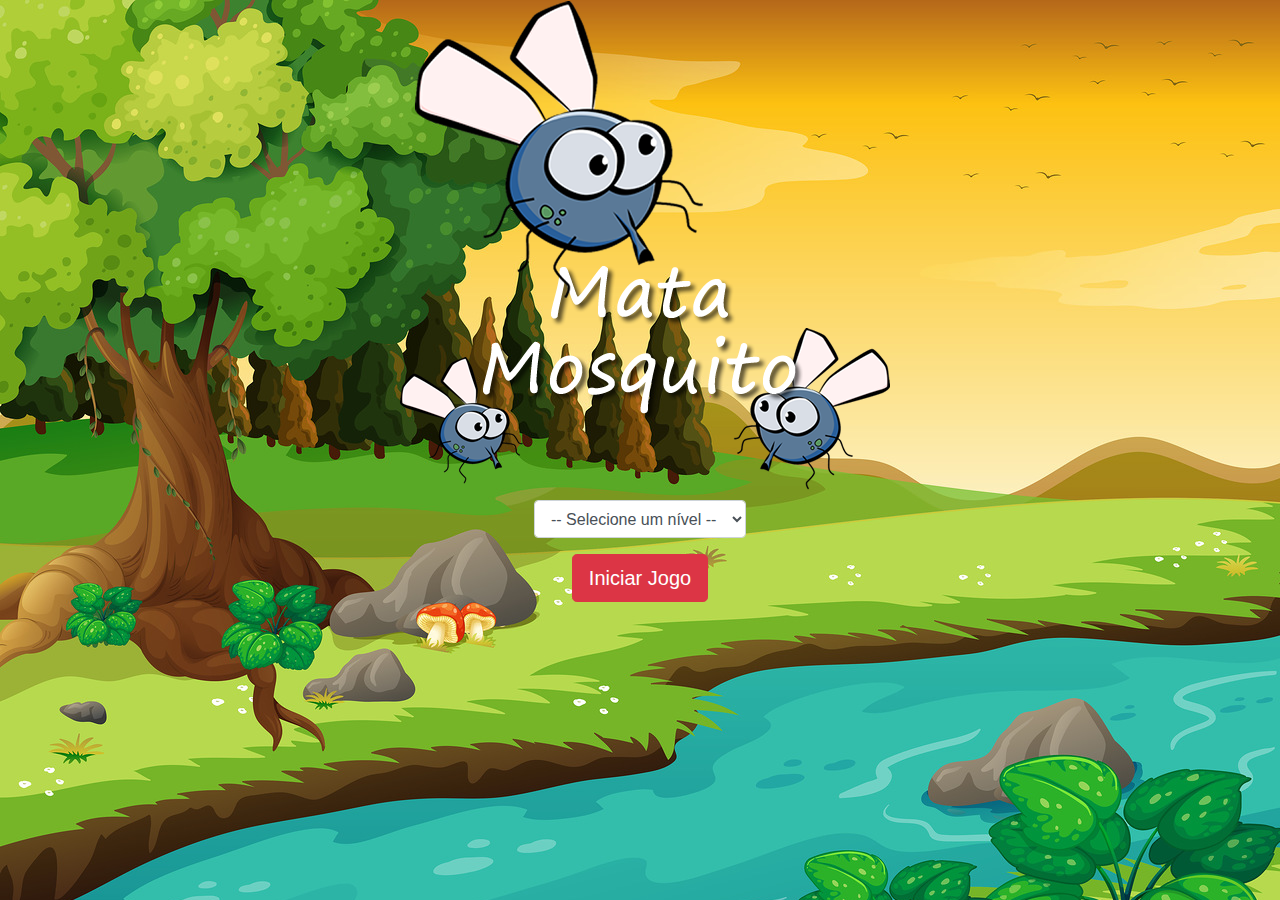
<file: index.html>
<!DOCTYPE html>
<html>

<head>
    <title>Jogo Mata Mosquito</title>
    <meta charset=UTF-8>

    <link rel="stylesheet" href="https://maxcdn.bootstrapcdn.com/bootstrap/4.0.0/css/bootstrap.min.css"
        integrity="sha384-Gn5384xqQ1aoWXA+058RXPxPg6fy4IWvTNh0E263XmFcJlSAwiGgFAW/dAiS6JXm" crossorigin="anonymous">
    <link rel="stylesheet" href="estilo.css">
    
    <script>
        function iniciarJogo(){

            var nivel = document.getElementById('nivel').value
            
            if(nivel === ''){
                alert('Selecione um nível para iniciar o jogo')
                return false
            }
            
            window.location.href = 'app.html?' + nivel
        }

    </script>
</head>

<body onresize="ajustaTamanhoPalcoJogo()">

    <div class="container">
        <div class="row">
            <div class="col">
                <div class="d-flex justify-content-center">
                    <img src="img/game.png" alt="">
                </div>
            </div>
        </div>
    </div>


    <div class="row">
        <div class="col">
            <div class="d-flex justify-content-center">
                <div class="mb-3">
                    <select id="nivel" class="form-control ">
                        <option value="">-- Selecione um nível --</option>
                        <option value="normal">Normal</option>
                        <option value="dificil">Difícil</option>
                        <option value="chucknorris">Chuck Norris</option>
                    </select>
                </div>
            </div>
        </div>    
    </div>


    <div class="row">
        <div class="col">
            <div class="d-flex justify-content-center">
                <button type="button" class="btn btn-danger btn-lg"
                    onclick="iniciarJogo()">Iniciar Jogo</button>
            </div>
        </div>
    </div>
    </div>

    
</body>

</html>
</file>
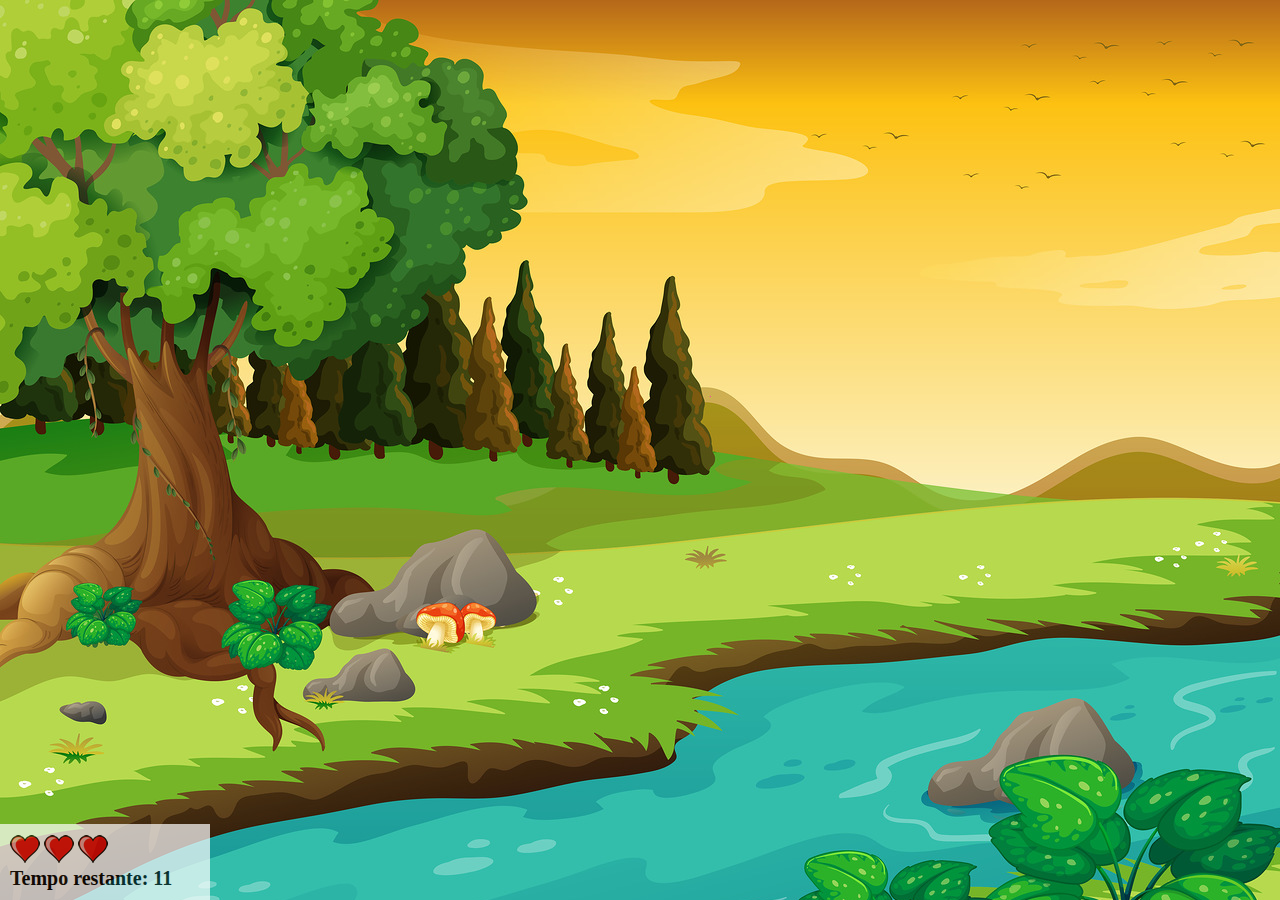
<file: app.html>
<!DOCTYPE html>
<html>

	<head>
		<title>Jogo Mata Mosquito</title>
    	<meta charset=UTF-8>

		<link rel="stylesheet" href="estilo.css">
		<script src="jogo.js"></script>
	</head>

	<body onresize="ajustaTamanhoPalcoJogo()">

		<div class="painel">
			<div class="vidas">
				<img id="v1" src="img/coracao_cheio.png" >
				<img id="v2" src="img/coracao_cheio.png" >
				<img id="v3" src="img/coracao_cheio.png" >
			</div>

			<div class="cronometro">
				Tempo restante: <span id="cronometro"></span>
			</div>

		</div>


		<script>
			document.getElementById('cronometro').innerHTML = tempo
			
			var criaMosca = setInterval(function() {
				posicaoRandomica()
			}, criaMosquitoTempo)

		</script>
	</body>

</html>
</file>
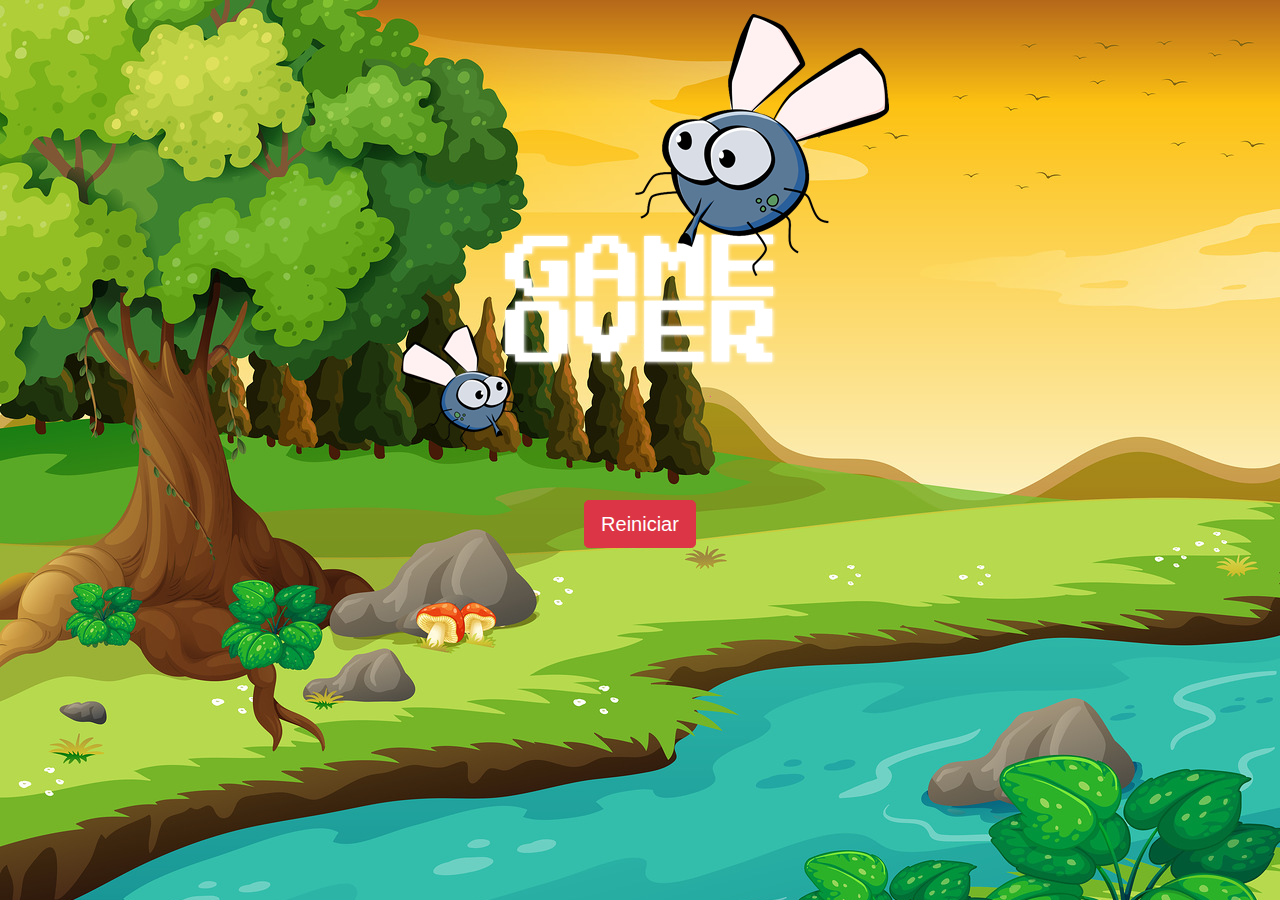
<file: fim_de_jogo.html>
<!DOCTYPE html>
<html>

	<head>
		<title>Jogo Mata Mosquito</title>
        <meta charset=UTF-8>

        <link rel="stylesheet" href="https://maxcdn.bootstrapcdn.com/bootstrap/4.0.0/css/bootstrap.min.css" integrity="sha384-Gn5384xqQ1aoWXA+058RXPxPg6fy4IWvTNh0E263XmFcJlSAwiGgFAW/dAiS6JXm" crossorigin="anonymous">
		<link rel="stylesheet" href="estilo.css">
		<script src="jogo.js"></script>
	</head>

	<body onresize="ajustaTamanhoPalcoJogo()">

		<div class="container">
			<div class="row">
                <div class="col">
                    <div class="d-flex justify-content-center">
                        <img src="img/game_over.png" alt="">
                    </div>
                </div>
            </div>
		</div>

        <div class="container">
			<div class="row">
                <div class="col">
                    <div class="d-flex justify-content-center">
                        <button type="button" class="btn btn-danger btn-lg" onclick="window.location.href = 'index.html'  ">Reiniciar</button>
                    </div>
                </div>
            </div>
		</div>

		<script>
			
			
		</script>
	</body>

</html>
</file>
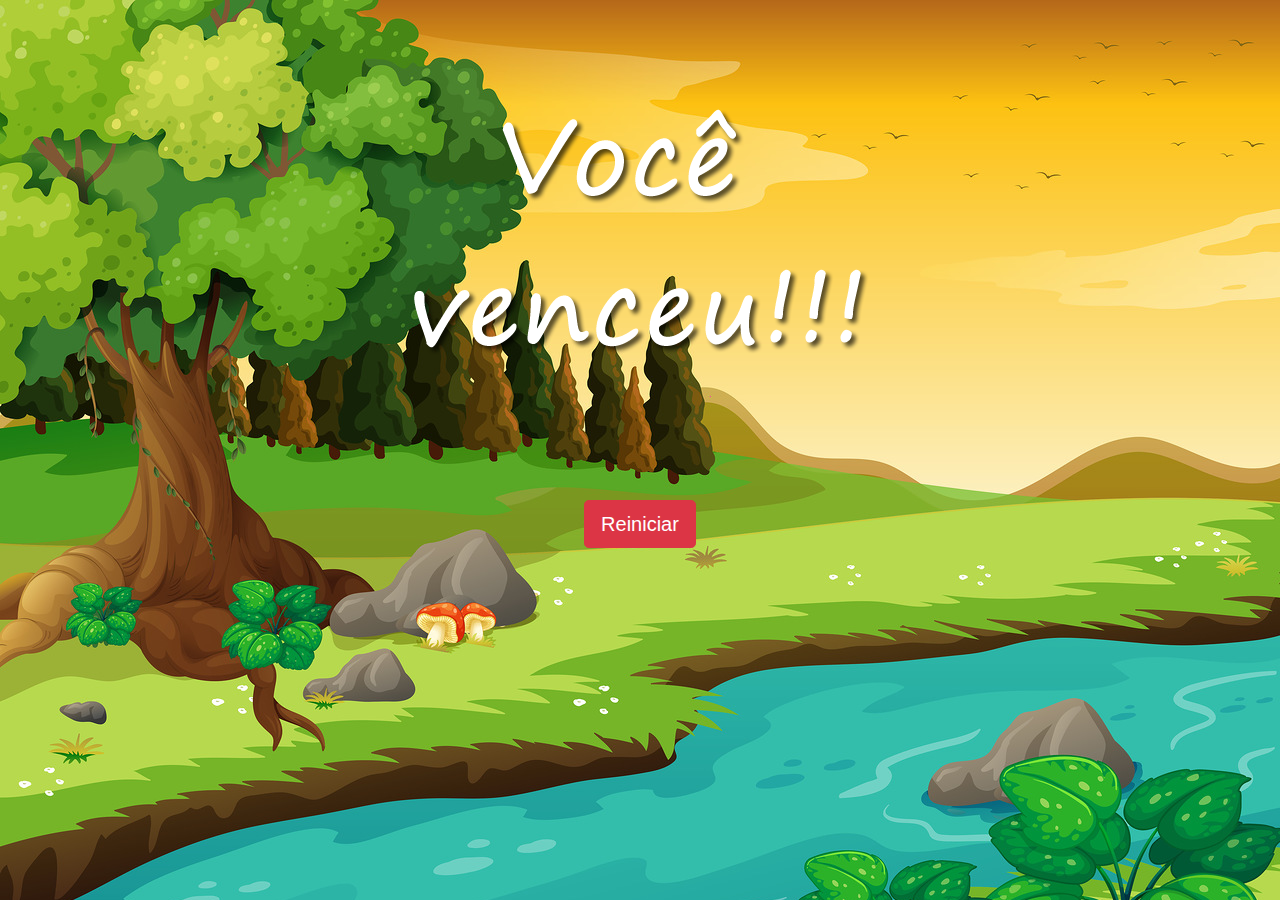
<file: vitoria.html>
<!DOCTYPE html>
<html>

	<head>
		<title>Jogo Mata Mosquito</title>
        <meta charset=UTF-8>

        <link rel="stylesheet" href="https://maxcdn.bootstrapcdn.com/bootstrap/4.0.0/css/bootstrap.min.css" integrity="sha384-Gn5384xqQ1aoWXA+058RXPxPg6fy4IWvTNh0E263XmFcJlSAwiGgFAW/dAiS6JXm" crossorigin="anonymous">
		<link rel="stylesheet" href="estilo.css">
		<script src="jogo.js"></script>
	</head>

	<body onresize="ajustaTamanhoPalcoJogo()">

		<div class="container">
			<div class="row">
                <div class="col">
                    <div class="d-flex justify-content-center">
                        <img src="img/vitoria.png" alt="">
                    </div>
                </div>
            </div>
		</div>

        <div class="container">
			<div class="row">
                <div class="col">
                    <div class="d-flex justify-content-center">
                        <button type="button" class="btn btn-danger btn-lg" onclick="window.location.href = 'index.html' ">Reiniciar</button>
                    </div>
                </div>
            </div>
		</div>

		<script>
			
			
		</script>
	</body>

</html>
</file>
<file: estilo.css>
html{
    cursor: url(img/mata_mosca.png) 30 30, auto;
}

body{
    background: url(img/bg.jpg) no-repeat;
    background-size: cover;
    width: 100%;
    height: 100%;
    overflow-x: hidden;
}

.mosquito1{
    width: 50px;
    height: 50px;
}

.mosquito2{
    width: 70px;
    height: 70px;
}

.mosquito3{
    width: 100px;
    height: 100px;
}

.ladoA{
    transform: scaleX(1);
}

.ladoB{
    transform: scaleX(-1);
}

.painel{
    position: absolute;
    width: 190px;
    padding: 10px;
    left: 0px;
    bottom: 0px;
    border-top: 1px solid #fff ;
    background: #fff;
    opacity: 0.7;
}

.vidas{
    float: left;
}

.cronometro{
    float: left;
    font-size: 20px;
    font-weight: bold;
}
</file>
